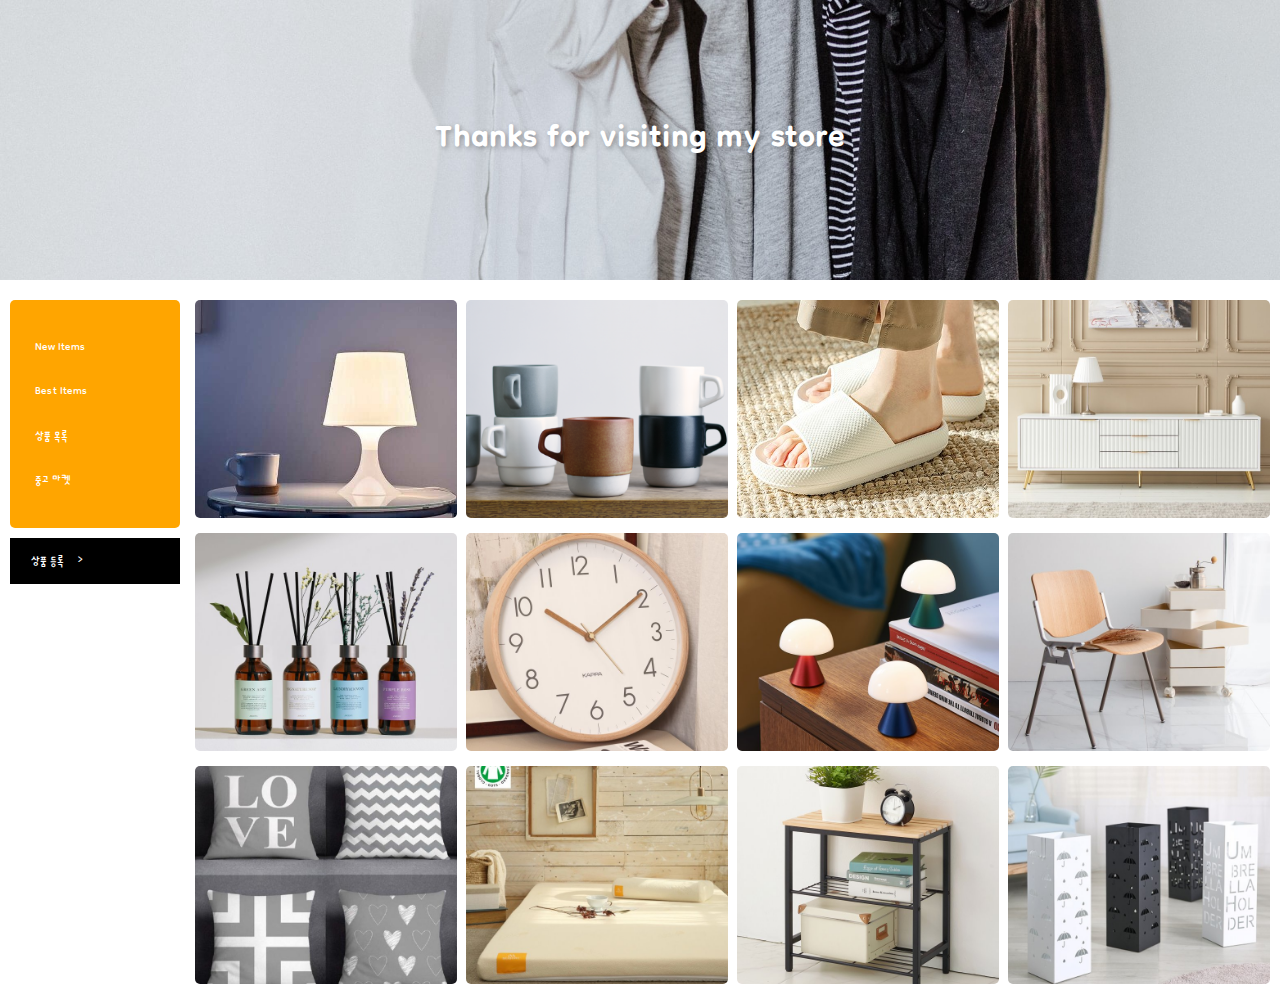
<file: index.html>
<!DOCTYPE html>
<html lang="ko">
<head>
    <meta charset="UTF-8">
    <meta http-equiv="X-UA-Compatible" content="IE=edge">
    <meta name="viewport" content="width=device-width, initial-scale=1.0">
    <title>Please visit my store.</title>
    <link rel="stylesheet" href="./index.css">
</head>
<body>
    <section class="mainBanner">
        <h1 class="text">
            Thanks for visiting my store
        </h1>
    </section>
    <div class="container">
        <section class="wrapper">
            <div class="sidebar">
                <nav class="mainMenu">
                    <ul>
                        <li><a href="">New Items</a></li>
                        <li><a href="">Best Items</a></li>
                        <li><a href="">상품 목록</a></li>
                        <li><a href="">중고 마켓</a></li>
                    </ul>
                </nav>
                <div class="writeBtnBox">
                    <button class="writeBtn">상품 등록 <span class="arrow">></span></button>
                </div>
            </div>
            <div class="itemWrap">
                <div class="item">
                    <div class="imgBox">
                        <img src="./img/item1.jpeg" alt="탁상용 조명">
                    </div>
                    <div class="textBox">
                        <p class="textBox__name">탁상용 조명</p>
                        <p class="textBox__price">240,000 원</p>
                    </div>
                </div>
                <div class="item">
                    <div class="imgBox">
                        <img src="./img/item2.png" alt="머그컵">
                    </div>
                    <div class="textBox">
                        <p class="textBox__name">머그컵</p>
                        <p class="textBox__price">26,000 원</p>
                    </div>
                </div>
                <div class="item">
                    <div class="imgBox">
                        <img src="./img/item3.jpeg" alt="실내용 슬리퍼">
                    </div>
                    <div class="textBox">
                        <p class="textBox__name">실내용 슬리퍼</p>
                        <p class="textBox__price">29,000 원</p>
                    </div>
                </div>
                <div class="item">
                    <div class="imgBox">
                        <img src="./img/item4.jpg" alt="장식장">
                    </div>
                    <div class="textBox">
                        <p class="textBox__name">장식장</p>
                        <p class="textBox__price">275,000 원</p>
                    </div>
                </div>
                <div class="item">
                    <div class="imgBox">
                        <img src="./img/item5.jpg" alt="아로마 디퓨저">
                    </div>
                    <div class="textBox">
                        <p class="textBox__name">아로마 디퓨저 3종</p>
                        <p class="textBox__price">39,000 원</p>
                    </div>
                </div>
                <div class="item">
                    <div class="imgBox">
                        <img src="./img/item6.jpg" alt="벽걸이 시계">
                    </div>
                    <div class="textBox">
                        <p class="textBox__name">벽걸이 시계</p>
                        <p class="textBox__price">24,000 원</p>
                    </div>
                </div>
                <div class="item">
                    <div class="imgBox">
                        <img src="./img/item7.jpg" alt="무드등">
                    </div>
                    <div class="textBox">
                        <p class="textBox__name">무드등</p>
                        <p class="textBox__price">34,900 원</p>
                    </div>
                </div>
                <div class="item">
                    <div class="imgBox">
                        <img src="./img/item8.jpg" alt="원목 의자">
                    </div>
                    <div class="textBox">
                        <p class="textBox__name">원목 의자</p>
                        <p class="textBox__price">37,000 원</p>
                    </div>
                </div>
                <div class="item">
                    <div class="imgBox">
                        <img src="./img/item9.jpg" alt="쿠션 4종">
                    </div>
                    <div class="textBox">
                        <p class="textBox__name">쿠션 4종</p>
                        <p class="textBox__price">18,000 원</p>
                    </div>
                </div>
                <div class="item">
                    <div class="imgBox">
                        <img src="./img/item10.jpg" alt="접이식 토퍼">
                    </div>
                    <div class="textBox">
                        <p class="textBox__name">접이식 토퍼</p>
                        <p class="textBox__price">250,000 원</p>
                    </div>
                </div>
                <div class="item">
                    <div class="imgBox">
                        <img src="./img/item11.jpg" alt="원목 선반">
                    </div>
                    <div class="textBox">
                        <p class="textBox__name">원목 선반</p>
                        <p class="textBox__price">26,400 원</p>
                    </div>
                </div>
                <div class="item">
                    <div class="imgBox">
                        <img src="./img/item12.jpg" alt="우산 꽃이">
                    </div>
                    <div class="textBox">
                        <p class="textBox__name">우산 꽃이</p>
                        <p class="textBox__price">19,000 원</p>
                    </div>
                </div>
            </div>
        </section>
    </div>
</body>
</html>
</file>
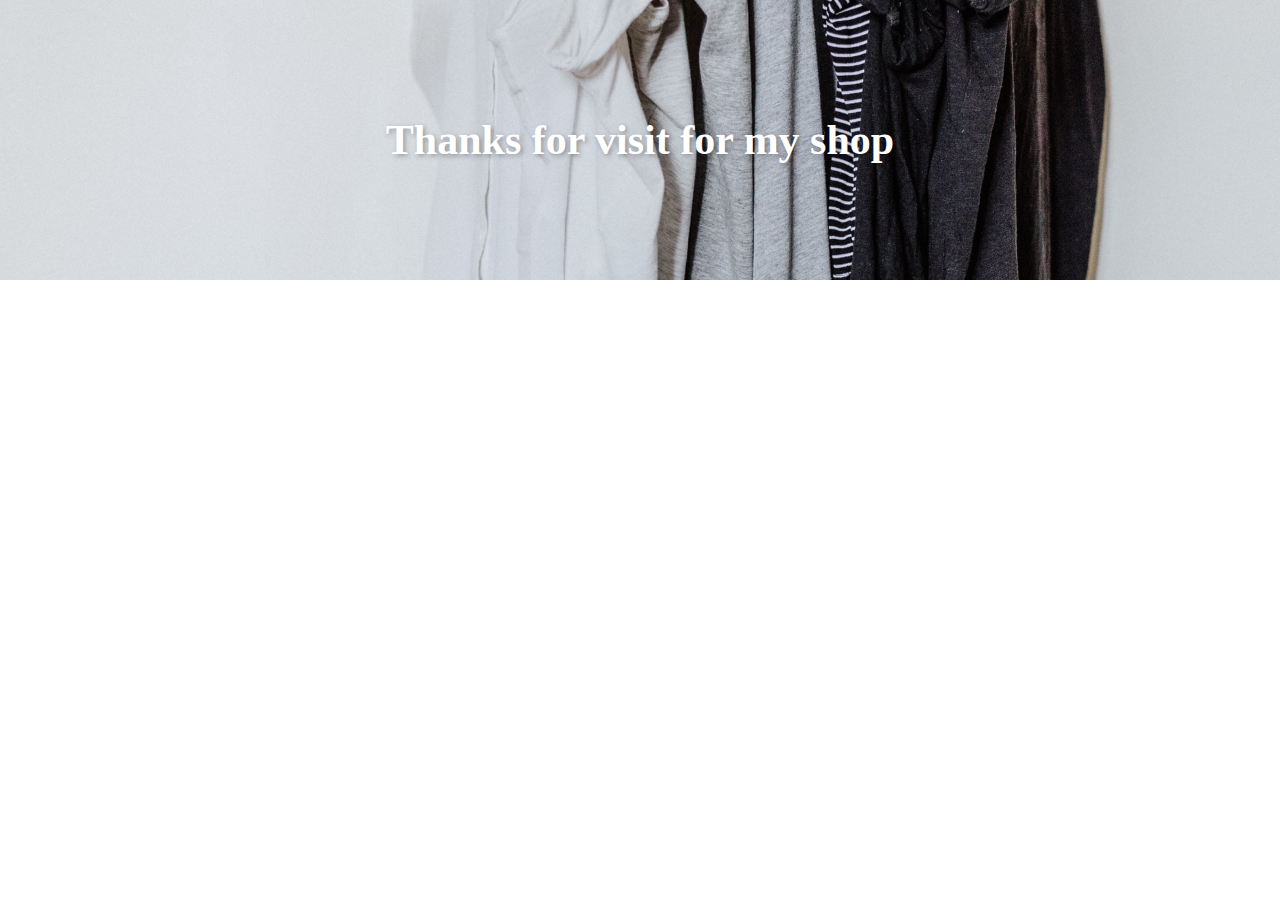
<file: banner.html>
<!DOCTYPE html>
<html lang="ko">
<head>
    <meta charset="UTF-8">
    <meta http-equiv="X-UA-Compatible" content="IE=edge">
    <meta name="viewport" content="width=device-width, initial-scale=1.0">
    <title>Visit for my shop</title>
    <link rel="stylesheet" href="./banner.css">
</head>
<body>
    <section class="mainBanner">
        <h1 class="text">
            Thanks for visit for my shop
        </h1>
    </section>
</body>
</html>
</file>
<file: index.css>
@import url('https://fonts.googleapis.com/css2?family=Dongle:wght@300;400;700&display=swap');


* {
    box-sizing: border-box;
    font-family: 'Dongle', sans-serif;
}

html, body {
    margin: 0;
    padding: 0;
}

a {
    text-decoration: none;
}

.mainBanner {
    width: 100%;
    height: 280px;
    background-image: url(./img/banner.jpg);
    background-size: cover;
    display: flex;
    flex-direction: row;
    justify-content: center;
    align-items: center;
    margin-bottom: 20px;
}

.mainBanner .text {
    font-size: 48px;
    font-weight: 700;
    color: white;
    text-shadow: 2px 2px 5px rgba(0, 0, 0, 0.3);
    animation: titleText 1s ease-in-out;
}

@keyframes titleText {
    0% {
        transform: translateY(70px);
        opacity: 0;
    }
    92% {
        transform: translateY(-10px);
    }
    100% {
        transform: translateY(0px);
        opacity: 1;
    }
}

.container {
    display: flex;
    flex-direction: row;
    justify-content: center;
    align-items: flex-start;
}

.wrapper {
    width: 100%;
    max-width: 1320px;
    display: flex;
    flex-direction: row;
    justify-content: space-between;
    align-items: flex-start;
    padding: 0 10px;
}

.sidebar {
    width: 170px;
}

.mainMenu {
    background: orange;
    border-radius: 5px;
    padding: 10px 15px;
}

.mainMenu ul {
    padding: 0;
    display: block;
}

.mainMenu ul li {
    list-style: none;
    display: block;
}

.mainMenu ul li a {
    display: block;
    padding: 10px;
    color: white;
    border-radius: 20px;
    transition: all 0.3s ease-in-out;
}

.mainMenu ul li a:hover {
    padding-left: 20px;
    background: rgb(255, 145, 0);
}

.writeBtnBox {
    margin-top: 10px;
}

.writeBtn {
    width: 100%;
    background: #000000;
    border: 1px solid black;
    color: white;
    padding: 10px 20px;
    text-align: left;
    font-size: 16px;
    transition: all 0.3s ease-in-out;
}

.writeBtn .arrow {
    display: inline-block;
    padding-left: 10px;
    transition: all 0.3s ease-in-out;
}

.writeBtn:hover {
    background: #dddddd;
    color: #333333;
}

.writeBtn:hover .arrow {
    transform: translateX(50px);
}

.itemWrap {
    width: calc(100% - 170px);
    display: flex;
    flex-direction: row;
    justify-content: space-between;
    align-items: flex-start;
    flex-wrap: wrap;
    padding-left: 15px;
  }
  
  .item {
    width: calc(25% - 7px);
    aspect-ratio: 6 / 5;
    position: relative;
    overflow: hidden;
    border-radius: 5px;
    margin-bottom: 15px;
    cursor: pointer;
  }
  
  .imgBox {
    width: 100%;
    height: 100%;
  }
  
  .imgBox img {
    width: 100%;
    height: 100%;
    object-fit: cover;
  }
  
  .textBox {
    width: 100%;
    height: 100%;
    position: absolute;
    top: 0;
    left: 0;
    display: flex;
    flex-direction: column;
    justify-content: flex-end;
    align-items: flex-start;
    padding: 20px;
    z-index: 3;
  }
  
  .textBox p {
    color: white;
    margin: 5px 0 0;
  }
  
  .textBox__name {
    font-size: 22px;
    font-weight: 500;
    opacity: 0;
    transform: translateY(50px);
  }
  
  .textBox__price {
    font-size: 16px;
    font-weight: 400;
    opacity: 0;
    transform: translateY(50px);
  }
  
  .item:after {
    content: "";
    display: block;
    background: rgba(0, 0, 0, 0.2);
    width: 100%;
    height: 100%;
    position: absolute;
    top: 0;
    left: 0;
    z-index: 2;
    opacity: 0;
  }
  
  .item:after,
  .item .imgBox img,
  .item .textBox__name,
  .item .textBox__price {
    transition: all 0.4s ease-in-out;
  }
  
  .item .textBox__price {
    transition: all 0.4s ease-in-out 0.15s;
  }
  
  @media screen and (max-width: 767px) {
    /* mobile */
    .mainBanner {
      height: 160px;
      margin-bottom: 0;
    }
  
    .mainBanner .text {
      font-size: 26px;
    }
  
    .wrapper {
      flex-direction: column;
      padding: 0;
    }
  
    .sidebar {
      width: 100%;
    }
  
    .mainMenu {
      padding: 0;
      border-radius: 0;
    }
  
    .mainMenu ul {
      display: flex;
      flex-direction: row;
      justify-content: center;
      align-items: center;
      margin: 0;
    }
  
    .mainMenu ul li a {
      font-size: 14px;
      padding: 12px 10px;
    }
  
    .writeBtnBox {
      display: none;
    }
  
    .itemWrap {
      width: 100%;
      margin-top: 12px;
      padding: 0 10px;
    }
  
    .item {
      width: calc(50% - 7px);
      aspect-ratio: unset;
      height: auto;
      overflow: hidden;
      border: 1px solid #dddddd;
    }
  
    .imgBox {
      aspect-ratio: 6/5;
    }
  
    .item:after {
      display: none;
    }
  
    .textBox {
      width: 100%;
      height: auto;
      position: relative;
      padding: 5px 15px 12px;
    }
  
    .textBox p {
      color: black;
    }
  
    .textBox__name {
      font-size: 18px;
      opacity: 1;
      transform: translateY(0);
    }
  
    .textBox__price {
      font-size: 12px;
      opacity: 1;
      transform: translateY(0);
    }
  }
  
  @media screen and (min-width: 768px) and (max-width: 1023px) {
    /* tablet */
    .item {
      width: calc(50% - 7px);
      aspect-ratio: unset;
      height: auto;
      overflow: hidden;
      border: 1px solid #dddddd;
    }
  
    .imgBox {
      aspect-ratio: 6/5;
    }
  
    .item:after {
      display: none;
    }
  
    .textBox {
      width: 100%;
      height: auto;
      position: relative;
      padding: 5px 15px 12px;
    }
  
    .textBox p {
      color: black;
    }
  
    .textBox__name {
      font-size: 18px;
      opacity: 1;
      transform: translateY(0);
    }
  
    .textBox__price {
      font-size: 12px;
      opacity: 1;
      transform: translateY(0);
    }
  }
  
  @media screen and (min-width: 1024px) {
    .mainMenu ul li a:hover {
      padding-left: 20px;
      background: rgb(255, 145, 0);
    }
  
    .item:hover:after {
      opacity: 1;
    }
  
    .item:hover .imgBox img {
      transform: scale(1.1);
      filter: blur(3px);
    }
  
    .item:hover .textBox__name {
      opacity: 1;
      transform: translateY(0);
    }
  
    .item:hover .textBox__price {
      opacity: 1;
      transform: translateY(0);
    }
  }
</file>
<file: banner.css>
* {
    box-sizing: border-box;
}

html,
body {
    margin: 0;
    padding: 0;
}

.mainBanner {
    width: 100%;
    height: 280px;
    background-image: url(./img/banner.jpg);
    background-size: cover;
    display: flex;
    flex-direction: row;
    justify-content: center;
    align-items: center;
}

.mainBanner .text {
    font-size: 42px;
    font-weight: 700;
    color: white;
    text-shadow: 2px 2px 5px rgba(0, 0, 0, 0.3);
    animation: titleText 1s ease-in-out;
}

@keyframes titleText {
    0% {
        transform: translateY(70px);
        opacity: 0;
    }
    92% {
        transform: translateY(-10px);
    }
    100% {
        transform: translateY(0px);
        opacity: 1;
    }
}
</file>
